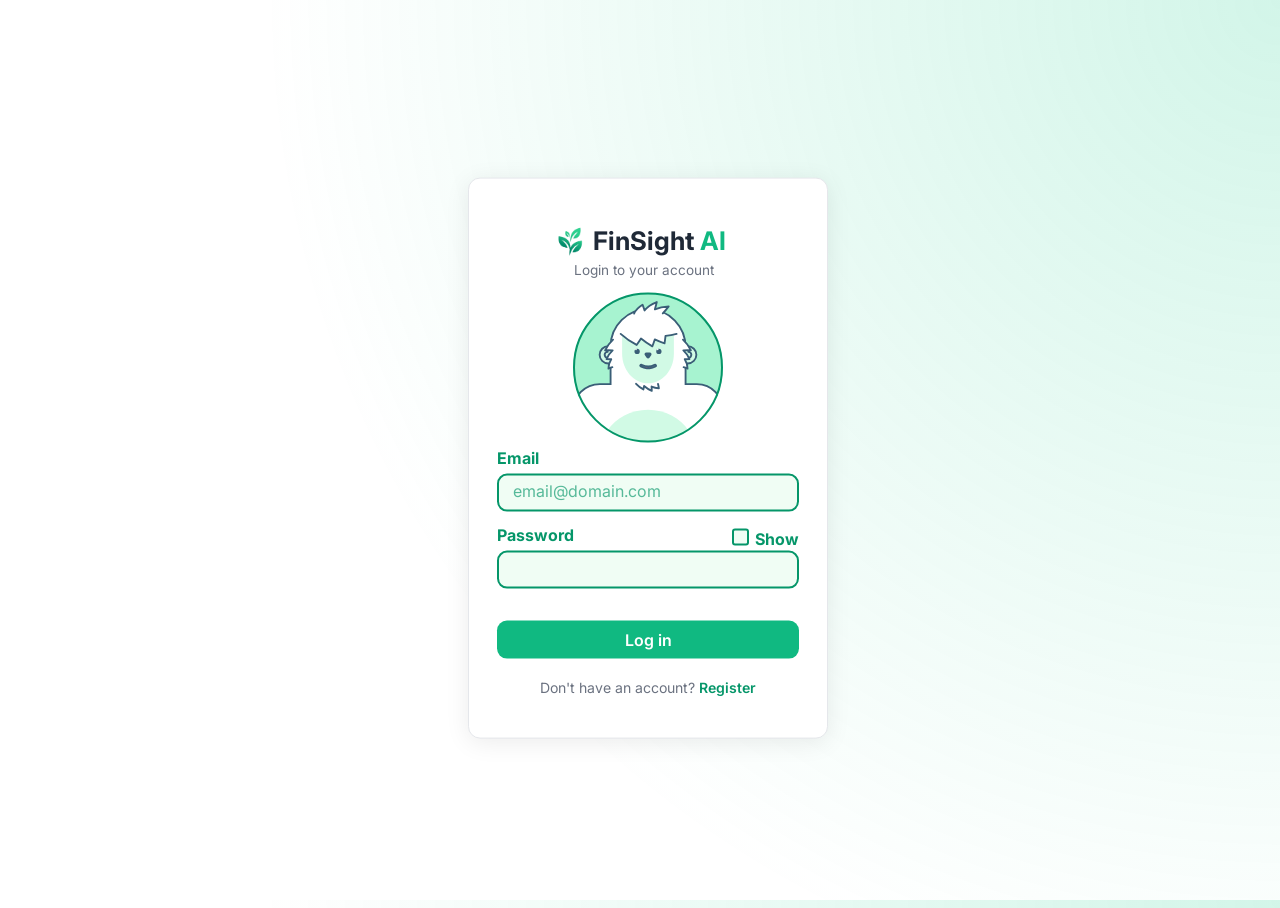
<file: frontend/login.html>
<!DOCTYPE html>
<html lang="en">
<head>
    <meta charset="UTF-8">
    <meta name="viewport" content="width=device-width, initial-scale=1.0">
    <title>Login | FinSight AI</title>
    <head>
    <link href="https://fonts.googleapis.com/css?family=Source+Sans+Pro:400,600,700" rel="stylesheet">
    <link href="https://fonts.googleapis.com/css2?family=Inter:wght@300;400;500;600;700;800;900&display=swap" rel="stylesheet"/>
    <meta name="viewport" content="width=device-width, initial-scale=1">
    <link rel="stylesheet" href="styles/login.css">
    <link rel="icon" type="image/png" sizes="32x32" href="assets/favicon-32x32.png">
    <link rel="icon" type="image/png" sizes="16x16" href="assets/favicon-16x16.png">
    <link rel="apple-touch-icon" href="assets/apple-touch-icon.png">
</head>
<body>
    <form>
    <div class="brand">
        <div class="brand-row">
            <img src="assets/logo4.png" class="logo" />

            <h1 class="app-name">
                <span class="main">FinSight</span>
                <span class="accent"> AI</span>
            </h1>
        </div>

        <p id="auth-subtitle" class="subtitle">
            Login to your account
        </p>
    </div>
  <div class="svgContainer">
    <div>
      <svg class="mySVG" xmlns="http://www.w3.org/2000/svg" xmlns:xlink="http://www.w3.org/1999/xlink" viewBox="0 0 200 200">
        <defs>
          <circle id="armMaskPath" cx="100" cy="100" r="100" />
        </defs>
        <clipPath id="armMask">
          <use xlink:href="#armMaskPath" overflow="visible" />
        </clipPath>
        <circle cx="100" cy="100" r="100" fill="#a7f3d0" />
        <g class="body">
          <path class="bodyBGchanged" style="display: none;" fill="#FFFFFF" d="M200,122h-35h-14.9V72c0-27.6-22.4-50-50-50s-50,22.4-50,50v50H35.8H0l0,91h200L200,122z" />
          <path class="bodyBGnormal" stroke="#3A5E77" stroke-width="2.5" stroke-linecap="round" stroke-linejoinn="round" fill="#FFFFFF" d="M200,158.5c0-20.2-14.8-36.5-35-36.5h-14.9V72.8c0-27.4-21.7-50.4-49.1-50.8c-28-0.5-50.9,22.1-50.9,50v50 H35.8C16,122,0,138,0,157.8L0,213h200L200,158.5z" />
          <path fill="#d1fae5" d="M100,156.4c-22.9,0-43,11.1-54.1,27.7c15.6,10,34.2,15.9,54.1,15.9s38.5-5.8,54.1-15.9 C143,167.5,122.9,156.4,100,156.4z" />
        </g>
        <g class="earL">
          <g class="outerEar" fill="#d1fae5" stroke="#3a5e77" stroke-width="2.5">
            <circle cx="47" cy="83" r="11.5" />
            <path d="M46.3 78.9c-2.3 0-4.1 1.9-4.1 4.1 0 2.3 1.9 4.1 4.1 4.1" stroke-linecap="round" stroke-linejoin="round" />
          </g>
          <g class="earHair">
            <rect x="51" y="64" fill="#FFFFFF" width="15" height="35" />
            <path d="M53.4 62.8C48.5 67.4 45 72.2 42.8 77c3.4-.1 6.8-.1 10.1.1-4 3.7-6.8 7.6-8.2 11.6 2.1 0 4.2 0 6.3.2-2.6 4.1-3.8 8.3-3.7 12.5 1.2-.7 3.4-1.4 5.2-1.9" fill="#fff" stroke="#3a5e77" stroke-width="2.5" stroke-linecap="round" stroke-linejoin="round" />
          </g>
        </g>
        <g class="earR">
          <g class="outerEar">
            <circle fill="#d1fae5" stroke="#3A5E77" stroke-width="2.5" cx="153" cy="83" r="11.5" />
            <path fill="#d1fae5" stroke="#3A5E77" stroke-width="2.5" stroke-linecap="round" stroke-linejoin="round" d="M153.7,78.9 c2.3,0,4.1,1.9,4.1,4.1c0,2.3-1.9,4.1-4.1,4.1" />
          </g>
          <g class="earHair">
            <rect x="134" y="64" fill="#FFFFFF" width="15" height="35" />
            <path fill="#FFFFFF" stroke="#3A5E77" stroke-width="2.5" stroke-linecap="round" stroke-linejoin="round" d="M146.6,62.8 c4.9,4.6,8.4,9.4,10.6,14.2c-3.4-0.1-6.8-0.1-10.1,0.1c4,3.7,6.8,7.6,8.2,11.6c-2.1,0-4.2,0-6.3,0.2c2.6,4.1,3.8,8.3,3.7,12.5 c-1.2-0.7-3.4-1.4-5.2-1.9" />
          </g>
        </g>
        <path class="chin" d="M84.1 121.6c2.7 2.9 6.1 5.4 9.8 7.5l.9-4.5c2.9 2.5 6.3 4.8 10.2 6.5 0-1.9-.1-3.9-.2-5.8 3 1.2 6.2 2 9.7 2.5-.3-2.1-.7-4.1-1.2-6.1" fill="none" stroke="#3a5e77" stroke-width="2.5" stroke-linecap="round" stroke-linejoin="round" />
        <path class="face" fill="#d1fae5" d="M134.5,46v35.5c0,21.815-15.446,39.5-34.5,39.5s-34.5-17.685-34.5-39.5V46" />
        <path class="hair" fill="#FFFFFF" stroke="#3A5E77" stroke-width="2.5" stroke-linecap="round" stroke-linejoin="round" d="M81.457,27.929 c1.755-4.084,5.51-8.262,11.253-11.77c0.979,2.565,1.883,5.14,2.712,7.723c3.162-4.265,8.626-8.27,16.272-11.235 c-0.737,3.293-1.588,6.573-2.554,9.837c4.857-2.116,11.049-3.64,18.428-4.156c-2.403,3.23-5.021,6.391-7.852,9.474" />
        <g class="eyebrow">
          <path fill="#FFFFFF" d="M138.142,55.064c-4.93,1.259-9.874,2.118-14.787,2.599c-0.336,3.341-0.776,6.689-1.322,10.037 c-4.569-1.465-8.909-3.222-12.996-5.226c-0.98,3.075-2.07,6.137-3.267,9.179c-5.514-3.067-10.559-6.545-15.097-10.329 c-1.806,2.889-3.745,5.73-5.816,8.515c-7.916-4.124-15.053-9.114-21.296-14.738l1.107-11.768h73.475V55.064z" />
          <path fill="#FFFFFF" stroke="#3A5E77" stroke-width="2.5" stroke-linecap="round" stroke-linejoin="round" d="M63.56,55.102 c6.243,5.624,13.38,10.614,21.296,14.738c2.071-2.785,4.01-5.626,5.816-8.515c4.537,3.785,9.583,7.263,15.097,10.329 c1.197-3.043,2.287-6.104,3.267-9.179c4.087,2.004,8.427,3.761,12.996,5.226c0.545-3.348,0.986-6.696,1.322-10.037 c4.913-0.481,9.857-1.34,14.787-2.599" />
        </g>
        <g class="eyeL">
          <circle cx="85.5" cy="78.5" r="3.5" fill="#3a5e77" />
          <circle cx="84" cy="76" r="1" fill="#fff" />
        </g>
        <g class="eyeR">
          <circle cx="114.5" cy="78.5" r="3.5" fill="#3a5e77" />
          <circle cx="113" cy="76" r="1" fill="#fff" />
        </g>
        <g class="mouth">
          <path class="mouthBG" fill="#617E92" d="M100.2,101c-0.4,0-1.4,0-1.8,0c-2.7-0.3-5.3-1.1-8-2.5c-0.7-0.3-0.9-1.2-0.6-1.8 c0.2-0.5,0.7-0.7,1.2-0.7c0.2,0,0.5,0.1,0.6,0.2c3,1.5,5.8,2.3,8.6,2.3s5.7-0.7,8.6-2.3c0.2-0.1,0.4-0.2,0.6-0.2 c0.5,0,1,0.3,1.2,0.7c0.4,0.7,0.1,1.5-0.6,1.9c-2.6,1.4-5.3,2.2-7.9,2.5C101.7,101,100.5,101,100.2,101z" />
          <path style="display: none;" class="mouthSmallBG" fill="#617E92" d="M100.2,101c-0.4,0-1.4,0-1.8,0c-2.7-0.3-5.3-1.1-8-2.5c-0.7-0.3-0.9-1.2-0.6-1.8 c0.2-0.5,0.7-0.7,1.2-0.7c0.2,0,0.5,0.1,0.6,0.2c3,1.5,5.8,2.3,8.6,2.3s5.7-0.7,8.6-2.3c0.2-0.1,0.4-0.2,0.6-0.2 c0.5,0,1,0.3,1.2,0.7c0.4,0.7,0.1,1.5-0.6,1.9c-2.6,1.4-5.3,2.2-7.9,2.5C101.7,101,100.5,101,100.2,101z" />
          <path style="display: none;" class="mouthMediumBG" d="M95,104.2c-4.5,0-8.2-3.7-8.2-8.2v-2c0-1.2,1-2.2,2.2-2.2h22c1.2,0,2.2,1,2.2,2.2v2 c0,4.5-3.7,8.2-8.2,8.2H95z" />
          <path style="display: none;" class="mouthLargeBG" d="M100 110.2c-9 0-16.2-7.3-16.2-16.2 0-2.3 1.9-4.2 4.2-4.2h24c2.3 0 4.2 1.9 4.2 4.2 0 9-7.2 16.2-16.2 16.2z" fill="#617e92" stroke="#3a5e77" stroke-linejoin="round" stroke-width="2.5" />
          <defs>
            <path id="mouthMaskPath" d="M100.2,101c-0.4,0-1.4,0-1.8,0c-2.7-0.3-5.3-1.1-8-2.5c-0.7-0.3-0.9-1.2-0.6-1.8 c0.2-0.5,0.7-0.7,1.2-0.7c0.2,0,0.5,0.1,0.6,0.2c3,1.5,5.8,2.3,8.6,2.3s5.7-0.7,8.6-2.3c0.2-0.1,0.4-0.2,0.6-0.2 c0.5,0,1,0.3,1.2,0.7c0.4,0.7,0.1,1.5-0.6,1.9c-2.6,1.4-5.3,2.2-7.9,2.5C101.7,101,100.5,101,100.2,101z" />
          </defs>
          <clipPath id="mouthMask">
            <use xlink:href="#mouthMaskPath" overflow="visible" />
          </clipPath>
          <g clip-path="url(#mouthMask)">
            <g class="tongue">
              <circle cx="100" cy="107" r="8" fill="#cc4a6c" />
              <ellipse class="tongueHighlight" cx="100" cy="100.5" rx="3" ry="1.5" opacity=".1" fill="#fff" />
            </g>
          </g>
          <path clip-path="url(#mouthMask)" class="tooth" style="fill:#FFFFFF;" d="M106,97h-4c-1.1,0-2-0.9-2-2v-2h8v2C108,96.1,107.1,97,106,97z" />
          <path class="mouthOutline" fill="none" stroke="#3A5E77" stroke-width="2.5" stroke-linejoin="round" d="M100.2,101c-0.4,0-1.4,0-1.8,0c-2.7-0.3-5.3-1.1-8-2.5c-0.7-0.3-0.9-1.2-0.6-1.8 c0.2-0.5,0.7-0.7,1.2-0.7c0.2,0,0.5,0.1,0.6,0.2c3,1.5,5.8,2.3,8.6,2.3s5.7-0.7,8.6-2.3c0.2-0.1,0.4-0.2,0.6-0.2 c0.5,0,1,0.3,1.2,0.7c0.4,0.7,0.1,1.5-0.6,1.9c-2.6,1.4-5.3,2.2-7.9,2.5C101.7,101,100.5,101,100.2,101z" />
        </g>
        <path class="nose" d="M97.7 79.9h4.7c1.9 0 3 2.2 1.9 3.7l-2.3 3.3c-.9 1.3-2.9 1.3-3.8 0l-2.3-3.3c-1.3-1.6-.2-3.7 1.8-3.7z" fill="#3a5e77" />
        <g class="arms" clip-path="url(#armMask)">
          <g class="armL" style="visibility: hidden;">
            <polygon fill="#d1fae5" stroke="#3A5E77" stroke-width="2.5" stroke-linecap="round" stroke-linejoin="round" stroke-miterlimit="10" points="121.3,98.4 111,59.7 149.8,49.3 169.8,85.4" />
            <path fill="#d1fae5" stroke="#3A5E77" stroke-width="2.5" stroke-linecap="round" stroke-linejoin="round" stroke-miterlimit="10" d="M134.4,53.5l19.3-5.2c2.7-0.7,5.4,0.9,6.1,3.5v0c0.7,2.7-0.9,5.4-3.5,6.1l-10.3,2.8" />
            <path fill="#d1fae5" stroke="#3A5E77" stroke-width="2.5" stroke-linecap="round" stroke-linejoin="round" stroke-miterlimit="10" d="M150.9,59.4l26-7c2.7-0.7,5.4,0.9,6.1,3.5v0c0.7,2.7-0.9,5.4-3.5,6.1l-21.3,5.7" />

            <g class="twoFingers">
              <path fill="#d1fae5" stroke="#3A5E77" stroke-width="2.5" stroke-linecap="round" stroke-linejoin="round" stroke-miterlimit="10" d="M158.3,67.8l23.1-6.2c2.7-0.7,5.4,0.9,6.1,3.5v0c0.7,2.7-0.9,5.4-3.5,6.1l-23.1,6.2" />
              <path fill="#a7f3d0" d="M180.1,65l2.2-0.6c1.1-0.3,2.2,0.3,2.4,1.4v0c0.3,1.1-0.3,2.2-1.4,2.4l-2.2,0.6L180.1,65z" />
              <path fill="#d1fae5" stroke="#3A5E77" stroke-width="2.5" stroke-linecap="round" stroke-linejoin="round" stroke-miterlimit="10" d="M160.8,77.5l19.4-5.2c2.7-0.7,5.4,0.9,6.1,3.5v0c0.7,2.7-0.9,5.4-3.5,6.1l-18.3,4.9" />
              <path fill="#a7f3d0" d="M178.8,75.7l2.2-0.6c1.1-0.3,2.2,0.3,2.4,1.4v0c0.3,1.1-0.3,2.2-1.4,2.4l-2.2,0.6L178.8,75.7z" />
            </g>
            <path fill="#a7f3d0" d="M175.5,55.9l2.2-0.6c1.1-0.3,2.2,0.3,2.4,1.4v0c0.3,1.1-0.3,2.2-1.4,2.4l-2.2,0.6L175.5,55.9z" />
            <path fill="#a7f3d0" d="M152.1,50.4l2.2-0.6c1.1-0.3,2.2,0.3,2.4,1.4v0c0.3,1.1-0.3,2.2-1.4,2.4l-2.2,0.6L152.1,50.4z" />
            <path fill="#FFFFFF" stroke="#3A5E77" stroke-width="2.5" stroke-linecap="round" stroke-linejoin="round" d="M123.5,97.8 c-41.4,14.9-84.1,30.7-108.2,35.5L1.2,81c33.5-9.9,71.9-16.5,111.9-21.8" />
            <path fill="#FFFFFF" stroke="#3A5E77" stroke-width="2.5" stroke-linecap="round" stroke-linejoin="round" d="M108.5,60.4 c7.7-5.3,14.3-8.4,22.8-13.2c-2.4,5.3-4.7,10.3-6.7,15.1c4.3,0.3,8.4,0.7,12.3,1.3c-4.2,5-8.1,9.6-11.5,13.9 c3.1,1.1,6,2.4,8.7,3.8c-1.4,2.9-2.7,5.8-3.9,8.5c2.5,3.5,4.6,7.2,6.3,11c-4.9-0.8-9-0.7-16.2-2.7" />
            <path fill="#FFFFFF" stroke="#3A5E77" stroke-width="2.5" stroke-linecap="round" stroke-linejoin="round" d="M94.5,103.8 c-0.6,4-3.8,8.9-9.4,14.7c-2.6-1.8-5-3.7-7.2-5.7c-2.5,4.1-6.6,8.8-12.2,14c-1.9-2.2-3.4-4.5-4.5-6.9c-4.4,3.3-9.5,6.9-15.4,10.8 c-0.2-3.4,0.1-7.1,1.1-10.9" />
            <path fill="#FFFFFF" stroke="#3A5E77" stroke-width="2.5" stroke-linecap="round" stroke-linejoin="round" d="M97.5,63.9 c-1.7-2.4-5.9-4.1-12.4-5.2c-0.9,2.2-1.8,4.3-2.5,6.5c-3.8-1.8-9.4-3.1-17-3.8c0.5,2.3,1.2,4.5,1.9,6.8c-5-0.6-11.2-0.9-18.4-1 c2,2.9,0.9,3.5,3.9,6.2" />
          </g>
          <g class="armR" style="visibility: hidden;">
            <path fill="#d1fae5" stroke="#3a5e77" stroke-linecap="round" stroke-linejoin="round" stroke-miterlimit="10" stroke-width="2.5" d="M265.4 97.3l10.4-38.6-38.9-10.5-20 36.1z" />
            <path fill="#d1fae5" stroke="#3a5e77" stroke-linecap="round" stroke-linejoin="round" stroke-miterlimit="10" stroke-width="2.5" d="M252.4 52.4L233 47.2c-2.7-.7-5.4.9-6.1 3.5-.7 2.7.9 5.4 3.5 6.1l10.3 2.8M226 76.4l-19.4-5.2c-2.7-.7-5.4.9-6.1 3.5-.7 2.7.9 5.4 3.5 6.1l18.3 4.9M228.4 66.7l-23.1-6.2c-2.7-.7-5.4.9-6.1 3.5-.7 2.7.9 5.4 3.5 6.1l23.1 6.2M235.8 58.3l-26-7c-2.7-.7-5.4.9-6.1 3.5-.7 2.7.9 5.4 3.5 6.1l21.3 5.7" />
            <path fill="#a7f3d0" d="M207.9 74.7l-2.2-.6c-1.1-.3-2.2.3-2.4 1.4-.3 1.1.3 2.2 1.4 2.4l2.2.6 1-3.8zM206.7 64l-2.2-.6c-1.1-.3-2.2.3-2.4 1.4-.3 1.1.3 2.2 1.4 2.4l2.2.6 1-3.8zM211.2 54.8l-2.2-.6c-1.1-.3-2.2.3-2.4 1.4-.3 1.1.3 2.2 1.4 2.4l2.2.6 1-3.8zM234.6 49.4l-2.2-.6c-1.1-.3-2.2.3-2.4 1.4-.3 1.1.3 2.2 1.4 2.4l2.2.6 1-3.8z" />
            <path fill="#fff" stroke="#3a5e77" stroke-linecap="round" stroke-linejoin="round" stroke-width="2.5" d="M263.3 96.7c41.4 14.9 84.1 30.7 108.2 35.5l14-52.3C352 70 313.6 63.5 273.6 58.1" />
            <path fill="#fff" stroke="#3a5e77" stroke-linecap="round" stroke-linejoin="round" stroke-width="2.5" d="M278.2 59.3l-18.6-10 2.5 11.9-10.7 6.5 9.9 8.7-13.9 6.4 9.1 5.9-13.2 9.2 23.1-.9M284.5 100.1c-.4 4 1.8 8.9 6.7 14.8 3.5-1.8 6.7-3.6 9.7-5.5 1.8 4.2 5.1 8.9 10.1 14.1 2.7-2.1 5.1-4.4 7.1-6.8 4.1 3.4 9 7 14.7 11 1.2-3.4 1.8-7 1.7-10.9M314 66.7s5.4-5.7 12.6-7.4c1.7 2.9 3.3 5.7 4.9 8.6 3.8-2.5 9.8-4.4 18.2-5.7.1 3.1.1 6.1 0 9.2 5.5-1 12.5-1.6 20.8-1.9-1.4 3.9-2.5 8.4-2.5 8.4" />
          </g>
        </g>

      </svg>
    </div>
  </div>

  <div class="inputGroup inputGroup1">
    <label for="loginEmail" id="loginEmailLabel">Email</label>
    <input type="email" id="loginEmail" maxlength="254" />
    <p class="helper helper1">email@domain.com</p>
  </div>
  <div class="inputGroup inputGroup2">
    <label for="loginPassword" id="loginPasswordLabel">Password</label>
    <input type="password" id="loginPassword" />
    <label id="showPasswordToggle" for="showPasswordCheck">Show
      <input id="showPasswordCheck" type="checkbox" />
      <div class="indicator"></div>
    </label>
  </div>
  <div class="inputGroup inputGroup3">
    <button id="login">Log in</button>
  </div>
  <div style="text-align: center; margin-top: 1.25em;">
    <p style="font-size: 0.88rem; color: #6b7280; font-family: 'Inter', sans-serif;">
        Don't have an account? 
        <a href="register.html" style="color: #059669; font-weight: 600; text-decoration: none;">
            Register
        </a>
    </p>
  </div>
</form>
<script>
    document.querySelector("#login").addEventListener("click", async function(e) {
        e.preventDefault();

        var email = document.querySelector("#loginEmail").value;
        var password = document.querySelector("#loginPassword").value;

        if (!email || !password) {
            alert("Please fill in all fields!");
            return;
        }

        try {
            var response = await fetch("https://spendwise-ai-mn0e.onrender.com/api/auth/login", {
                method: "POST",
                headers: {
                    "Content-Type": "application/json"
                },
                body: JSON.stringify({ email, password })
            });

            var data = await response.json();

            if (response.ok) {
                // save token and user info
                localStorage.setItem("access_token", data.access_token);
                localStorage.setItem("user_name", data.name);
                localStorage.setItem("user_email", data.email);

                // redirect to dashboard
                window.location.href = "dashboard.html";
            } else {
                alert(data.error || "Login failed!");
            }

        } catch (err) {
            alert("Could not connect to server. Is Flask running?");
        }
    });
</script>

<script src="https://cdn.jsdelivr.net/npm/gsap@3/dist/gsap.min.js"></script>

<script src="script/login.js"></script>
</body>
</html>
</file>
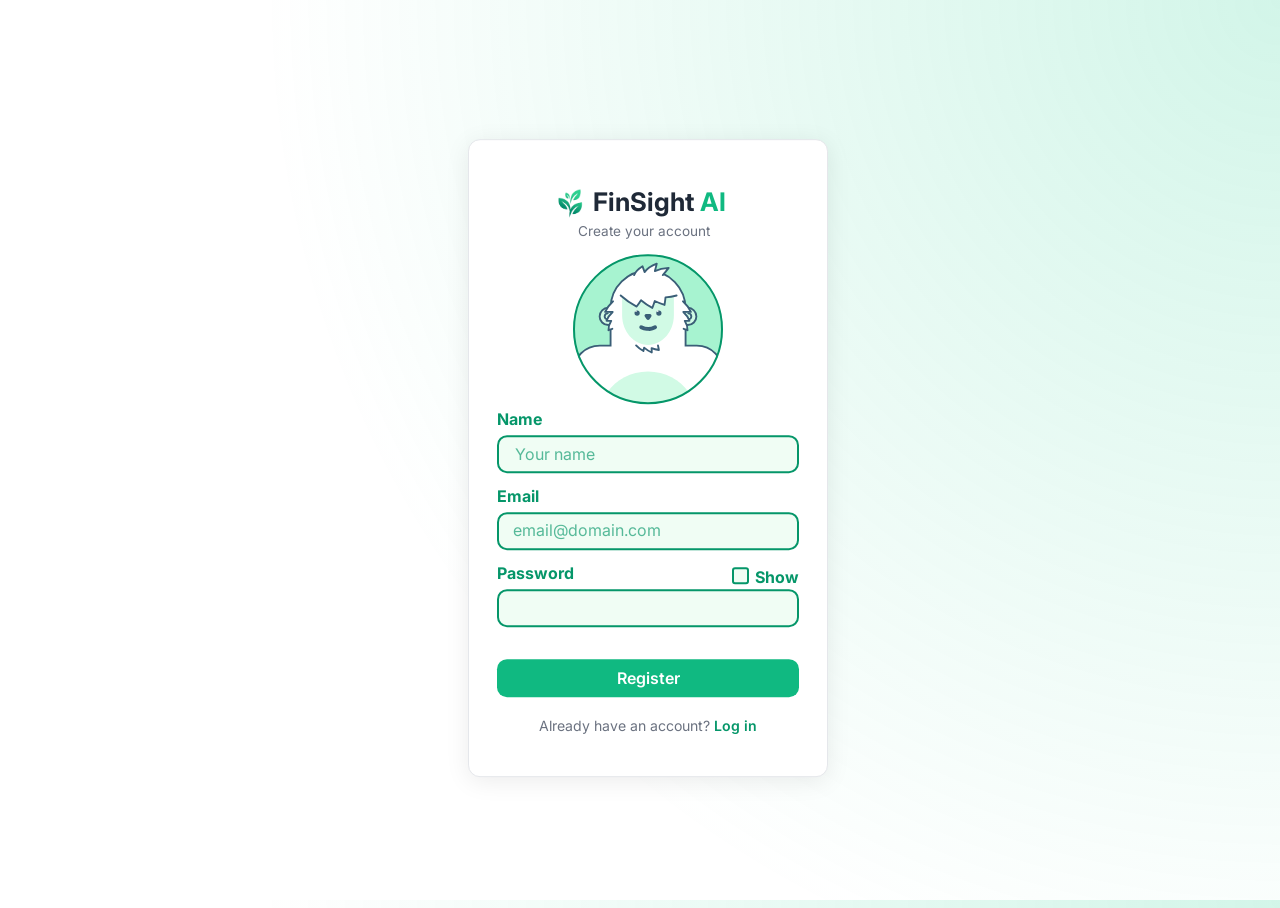
<file: frontend/register.html>
<!DOCTYPE html>
<html lang="en">
<head>
    <meta charset="UTF-8">
    <meta name="viewport" content="width=device-width, initial-scale=1.0">
    <title>Register | FinSight AI</title>
    <head>
    <link href="https://fonts.googleapis.com/css?family=Source+Sans+Pro:400,600,700" rel="stylesheet">
    <link href="https://fonts.googleapis.com/css2?family=Inter:wght@300;400;500;600;700;800;900&display=swap" rel="stylesheet"/>
    <meta name="viewport" content="width=device-width, initial-scale=1">
    <link rel="stylesheet" href="styles/register.css">
    <link rel="icon" type="image/png" sizes="32x32" href="assets/favicon-32x32.png">
    <link rel="icon" type="image/png" sizes="16x16" href="assets/favicon-16x16.png">
    <link rel="apple-touch-icon" href="assets/apple-touch-icon.png">
</head>
<body>
    <form>
    <div class="brand">
        <div class="brand-row">
            <img src="assets/logo4.png" class="logo" />

            <h1 class="app-name">
                <span class="main">FinSight</span>
                <span class="accent"> AI</span>
            </h1>
        </div>

        <p id="auth-subtitle" class="subtitle">
            Create your account
        </p>
    </div>
  <div class="svgContainer">
    <div>
      <svg class="mySVG" xmlns="http://www.w3.org/2000/svg" xmlns:xlink="http://www.w3.org/1999/xlink" viewBox="0 0 200 200">
        <defs>
          <circle id="armMaskPath" cx="100" cy="100" r="100" />
        </defs>
        <clipPath id="armMask">
          <use xlink:href="#armMaskPath" overflow="visible" />
        </clipPath>
        <circle cx="100" cy="100" r="100" fill="#a7f3d0" />
        <g class="body">
          <path class="bodyBGchanged" style="display: none;" fill="#FFFFFF" d="M200,122h-35h-14.9V72c0-27.6-22.4-50-50-50s-50,22.4-50,50v50H35.8H0l0,91h200L200,122z" />
          <path class="bodyBGnormal" stroke="#3A5E77" stroke-width="2.5" stroke-linecap="round" stroke-linejoinn="round" fill="#FFFFFF" d="M200,158.5c0-20.2-14.8-36.5-35-36.5h-14.9V72.8c0-27.4-21.7-50.4-49.1-50.8c-28-0.5-50.9,22.1-50.9,50v50 H35.8C16,122,0,138,0,157.8L0,213h200L200,158.5z" />
          <path fill="#d1fae5" d="M100,156.4c-22.9,0-43,11.1-54.1,27.7c15.6,10,34.2,15.9,54.1,15.9s38.5-5.8,54.1-15.9 C143,167.5,122.9,156.4,100,156.4z" />
        </g>
        <g class="earL">
          <g class="outerEar" fill="#d1fae5" stroke="#3a5e77" stroke-width="2.5">
            <circle cx="47" cy="83" r="11.5" />
            <path d="M46.3 78.9c-2.3 0-4.1 1.9-4.1 4.1 0 2.3 1.9 4.1 4.1 4.1" stroke-linecap="round" stroke-linejoin="round" />
          </g>
          <g class="earHair">
            <rect x="51" y="64" fill="#FFFFFF" width="15" height="35" />
            <path d="M53.4 62.8C48.5 67.4 45 72.2 42.8 77c3.4-.1 6.8-.1 10.1.1-4 3.7-6.8 7.6-8.2 11.6 2.1 0 4.2 0 6.3.2-2.6 4.1-3.8 8.3-3.7 12.5 1.2-.7 3.4-1.4 5.2-1.9" fill="#fff" stroke="#3a5e77" stroke-width="2.5" stroke-linecap="round" stroke-linejoin="round" />
          </g>
        </g>
        <g class="earR">
          <g class="outerEar">
            <circle fill="#d1fae5" stroke="#3A5E77" stroke-width="2.5" cx="153" cy="83" r="11.5" />
            <path fill="#d1fae5" stroke="#3A5E77" stroke-width="2.5" stroke-linecap="round" stroke-linejoin="round" d="M153.7,78.9 c2.3,0,4.1,1.9,4.1,4.1c0,2.3-1.9,4.1-4.1,4.1" />
          </g>
          <g class="earHair">
            <rect x="134" y="64" fill="#FFFFFF" width="15" height="35" />
            <path fill="#FFFFFF" stroke="#3A5E77" stroke-width="2.5" stroke-linecap="round" stroke-linejoin="round" d="M146.6,62.8 c4.9,4.6,8.4,9.4,10.6,14.2c-3.4-0.1-6.8-0.1-10.1,0.1c4,3.7,6.8,7.6,8.2,11.6c-2.1,0-4.2,0-6.3,0.2c2.6,4.1,3.8,8.3,3.7,12.5 c-1.2-0.7-3.4-1.4-5.2-1.9" />
          </g>
        </g>
        <path class="chin" d="M84.1 121.6c2.7 2.9 6.1 5.4 9.8 7.5l.9-4.5c2.9 2.5 6.3 4.8 10.2 6.5 0-1.9-.1-3.9-.2-5.8 3 1.2 6.2 2 9.7 2.5-.3-2.1-.7-4.1-1.2-6.1" fill="none" stroke="#3a5e77" stroke-width="2.5" stroke-linecap="round" stroke-linejoin="round" />
        <path class="face" fill="#d1fae5" d="M134.5,46v35.5c0,21.815-15.446,39.5-34.5,39.5s-34.5-17.685-34.5-39.5V46" />
        <path class="hair" fill="#FFFFFF" stroke="#3A5E77" stroke-width="2.5" stroke-linecap="round" stroke-linejoin="round" d="M81.457,27.929 c1.755-4.084,5.51-8.262,11.253-11.77c0.979,2.565,1.883,5.14,2.712,7.723c3.162-4.265,8.626-8.27,16.272-11.235 c-0.737,3.293-1.588,6.573-2.554,9.837c4.857-2.116,11.049-3.64,18.428-4.156c-2.403,3.23-5.021,6.391-7.852,9.474" />
        <g class="eyebrow">
          <path fill="#FFFFFF" d="M138.142,55.064c-4.93,1.259-9.874,2.118-14.787,2.599c-0.336,3.341-0.776,6.689-1.322,10.037 c-4.569-1.465-8.909-3.222-12.996-5.226c-0.98,3.075-2.07,6.137-3.267,9.179c-5.514-3.067-10.559-6.545-15.097-10.329 c-1.806,2.889-3.745,5.73-5.816,8.515c-7.916-4.124-15.053-9.114-21.296-14.738l1.107-11.768h73.475V55.064z" />
          <path fill="#FFFFFF" stroke="#3A5E77" stroke-width="2.5" stroke-linecap="round" stroke-linejoin="round" d="M63.56,55.102 c6.243,5.624,13.38,10.614,21.296,14.738c2.071-2.785,4.01-5.626,5.816-8.515c4.537,3.785,9.583,7.263,15.097,10.329 c1.197-3.043,2.287-6.104,3.267-9.179c4.087,2.004,8.427,3.761,12.996,5.226c0.545-3.348,0.986-6.696,1.322-10.037 c4.913-0.481,9.857-1.34,14.787-2.599" />
        </g>
        <g class="eyeL">
          <circle cx="85.5" cy="78.5" r="3.5" fill="#3a5e77" />
          <circle cx="84" cy="76" r="1" fill="#fff" />
        </g>
        <g class="eyeR">
          <circle cx="114.5" cy="78.5" r="3.5" fill="#3a5e77" />
          <circle cx="113" cy="76" r="1" fill="#fff" />
        </g>
        <g class="mouth">
          <path class="mouthBG" fill="#617E92" d="M100.2,101c-0.4,0-1.4,0-1.8,0c-2.7-0.3-5.3-1.1-8-2.5c-0.7-0.3-0.9-1.2-0.6-1.8 c0.2-0.5,0.7-0.7,1.2-0.7c0.2,0,0.5,0.1,0.6,0.2c3,1.5,5.8,2.3,8.6,2.3s5.7-0.7,8.6-2.3c0.2-0.1,0.4-0.2,0.6-0.2 c0.5,0,1,0.3,1.2,0.7c0.4,0.7,0.1,1.5-0.6,1.9c-2.6,1.4-5.3,2.2-7.9,2.5C101.7,101,100.5,101,100.2,101z" />
          <path style="display: none;" class="mouthSmallBG" fill="#617E92" d="M100.2,101c-0.4,0-1.4,0-1.8,0c-2.7-0.3-5.3-1.1-8-2.5c-0.7-0.3-0.9-1.2-0.6-1.8 c0.2-0.5,0.7-0.7,1.2-0.7c0.2,0,0.5,0.1,0.6,0.2c3,1.5,5.8,2.3,8.6,2.3s5.7-0.7,8.6-2.3c0.2-0.1,0.4-0.2,0.6-0.2 c0.5,0,1,0.3,1.2,0.7c0.4,0.7,0.1,1.5-0.6,1.9c-2.6,1.4-5.3,2.2-7.9,2.5C101.7,101,100.5,101,100.2,101z" />
          <path style="display: none;" class="mouthMediumBG" d="M95,104.2c-4.5,0-8.2-3.7-8.2-8.2v-2c0-1.2,1-2.2,2.2-2.2h22c1.2,0,2.2,1,2.2,2.2v2 c0,4.5-3.7,8.2-8.2,8.2H95z" />
          <path style="display: none;" class="mouthLargeBG" d="M100 110.2c-9 0-16.2-7.3-16.2-16.2 0-2.3 1.9-4.2 4.2-4.2h24c2.3 0 4.2 1.9 4.2 4.2 0 9-7.2 16.2-16.2 16.2z" fill="#617e92" stroke="#3a5e77" stroke-linejoin="round" stroke-width="2.5" />
          <defs>
            <path id="mouthMaskPath" d="M100.2,101c-0.4,0-1.4,0-1.8,0c-2.7-0.3-5.3-1.1-8-2.5c-0.7-0.3-0.9-1.2-0.6-1.8 c0.2-0.5,0.7-0.7,1.2-0.7c0.2,0,0.5,0.1,0.6,0.2c3,1.5,5.8,2.3,8.6,2.3s5.7-0.7,8.6-2.3c0.2-0.1,0.4-0.2,0.6-0.2 c0.5,0,1,0.3,1.2,0.7c0.4,0.7,0.1,1.5-0.6,1.9c-2.6,1.4-5.3,2.2-7.9,2.5C101.7,101,100.5,101,100.2,101z" />
          </defs>
          <clipPath id="mouthMask">
            <use xlink:href="#mouthMaskPath" overflow="visible" />
          </clipPath>
          <g clip-path="url(#mouthMask)">
            <g class="tongue">
              <circle cx="100" cy="107" r="8" fill="#cc4a6c" />
              <ellipse class="tongueHighlight" cx="100" cy="100.5" rx="3" ry="1.5" opacity=".1" fill="#fff" />
            </g>
          </g>
          <path clip-path="url(#mouthMask)" class="tooth" style="fill:#FFFFFF;" d="M106,97h-4c-1.1,0-2-0.9-2-2v-2h8v2C108,96.1,107.1,97,106,97z" />
          <path class="mouthOutline" fill="none" stroke="#3A5E77" stroke-width="2.5" stroke-linejoin="round" d="M100.2,101c-0.4,0-1.4,0-1.8,0c-2.7-0.3-5.3-1.1-8-2.5c-0.7-0.3-0.9-1.2-0.6-1.8 c0.2-0.5,0.7-0.7,1.2-0.7c0.2,0,0.5,0.1,0.6,0.2c3,1.5,5.8,2.3,8.6,2.3s5.7-0.7,8.6-2.3c0.2-0.1,0.4-0.2,0.6-0.2 c0.5,0,1,0.3,1.2,0.7c0.4,0.7,0.1,1.5-0.6,1.9c-2.6,1.4-5.3,2.2-7.9,2.5C101.7,101,100.5,101,100.2,101z" />
        </g>
        <path class="nose" d="M97.7 79.9h4.7c1.9 0 3 2.2 1.9 3.7l-2.3 3.3c-.9 1.3-2.9 1.3-3.8 0l-2.3-3.3c-1.3-1.6-.2-3.7 1.8-3.7z" fill="#3a5e77" />
        <g class="arms" clip-path="url(#armMask)">
          <g class="armL" style="visibility: hidden;">
            <polygon fill="#d1fae5" stroke="#3A5E77" stroke-width="2.5" stroke-linecap="round" stroke-linejoin="round" stroke-miterlimit="10" points="121.3,98.4 111,59.7 149.8,49.3 169.8,85.4" />
            <path fill="#d1fae5" stroke="#3A5E77" stroke-width="2.5" stroke-linecap="round" stroke-linejoin="round" stroke-miterlimit="10" d="M134.4,53.5l19.3-5.2c2.7-0.7,5.4,0.9,6.1,3.5v0c0.7,2.7-0.9,5.4-3.5,6.1l-10.3,2.8" />
            <path fill="#d1fae5" stroke="#3A5E77" stroke-width="2.5" stroke-linecap="round" stroke-linejoin="round" stroke-miterlimit="10" d="M150.9,59.4l26-7c2.7-0.7,5.4,0.9,6.1,3.5v0c0.7,2.7-0.9,5.4-3.5,6.1l-21.3,5.7" />

            <g class="twoFingers">
              <path fill="#d1fae5" stroke="#3A5E77" stroke-width="2.5" stroke-linecap="round" stroke-linejoin="round" stroke-miterlimit="10" d="M158.3,67.8l23.1-6.2c2.7-0.7,5.4,0.9,6.1,3.5v0c0.7,2.7-0.9,5.4-3.5,6.1l-23.1,6.2" />
              <path fill="#a7f3d0" d="M180.1,65l2.2-0.6c1.1-0.3,2.2,0.3,2.4,1.4v0c0.3,1.1-0.3,2.2-1.4,2.4l-2.2,0.6L180.1,65z" />
              <path fill="#d1fae5" stroke="#3A5E77" stroke-width="2.5" stroke-linecap="round" stroke-linejoin="round" stroke-miterlimit="10" d="M160.8,77.5l19.4-5.2c2.7-0.7,5.4,0.9,6.1,3.5v0c0.7,2.7-0.9,5.4-3.5,6.1l-18.3,4.9" />
              <path fill="#a7f3d0" d="M178.8,75.7l2.2-0.6c1.1-0.3,2.2,0.3,2.4,1.4v0c0.3,1.1-0.3,2.2-1.4,2.4l-2.2,0.6L178.8,75.7z" />
            </g>
            <path fill="#a7f3d0" d="M175.5,55.9l2.2-0.6c1.1-0.3,2.2,0.3,2.4,1.4v0c0.3,1.1-0.3,2.2-1.4,2.4l-2.2,0.6L175.5,55.9z" />
            <path fill="#a7f3d0" d="M152.1,50.4l2.2-0.6c1.1-0.3,2.2,0.3,2.4,1.4v0c0.3,1.1-0.3,2.2-1.4,2.4l-2.2,0.6L152.1,50.4z" />
            <path fill="#FFFFFF" stroke="#3A5E77" stroke-width="2.5" stroke-linecap="round" stroke-linejoin="round" d="M123.5,97.8 c-41.4,14.9-84.1,30.7-108.2,35.5L1.2,81c33.5-9.9,71.9-16.5,111.9-21.8" />
            <path fill="#FFFFFF" stroke="#3A5E77" stroke-width="2.5" stroke-linecap="round" stroke-linejoin="round" d="M108.5,60.4 c7.7-5.3,14.3-8.4,22.8-13.2c-2.4,5.3-4.7,10.3-6.7,15.1c4.3,0.3,8.4,0.7,12.3,1.3c-4.2,5-8.1,9.6-11.5,13.9 c3.1,1.1,6,2.4,8.7,3.8c-1.4,2.9-2.7,5.8-3.9,8.5c2.5,3.5,4.6,7.2,6.3,11c-4.9-0.8-9-0.7-16.2-2.7" />
            <path fill="#FFFFFF" stroke="#3A5E77" stroke-width="2.5" stroke-linecap="round" stroke-linejoin="round" d="M94.5,103.8 c-0.6,4-3.8,8.9-9.4,14.7c-2.6-1.8-5-3.7-7.2-5.7c-2.5,4.1-6.6,8.8-12.2,14c-1.9-2.2-3.4-4.5-4.5-6.9c-4.4,3.3-9.5,6.9-15.4,10.8 c-0.2-3.4,0.1-7.1,1.1-10.9" />
            <path fill="#FFFFFF" stroke="#3A5E77" stroke-width="2.5" stroke-linecap="round" stroke-linejoin="round" d="M97.5,63.9 c-1.7-2.4-5.9-4.1-12.4-5.2c-0.9,2.2-1.8,4.3-2.5,6.5c-3.8-1.8-9.4-3.1-17-3.8c0.5,2.3,1.2,4.5,1.9,6.8c-5-0.6-11.2-0.9-18.4-1 c2,2.9,0.9,3.5,3.9,6.2" />
          </g>
          <g class="armR" style="visibility: hidden;">
            <path fill="#d1fae5" stroke="#3a5e77" stroke-linecap="round" stroke-linejoin="round" stroke-miterlimit="10" stroke-width="2.5" d="M265.4 97.3l10.4-38.6-38.9-10.5-20 36.1z" />
            <path fill="#d1fae5" stroke="#3a5e77" stroke-linecap="round" stroke-linejoin="round" stroke-miterlimit="10" stroke-width="2.5" d="M252.4 52.4L233 47.2c-2.7-.7-5.4.9-6.1 3.5-.7 2.7.9 5.4 3.5 6.1l10.3 2.8M226 76.4l-19.4-5.2c-2.7-.7-5.4.9-6.1 3.5-.7 2.7.9 5.4 3.5 6.1l18.3 4.9M228.4 66.7l-23.1-6.2c-2.7-.7-5.4.9-6.1 3.5-.7 2.7.9 5.4 3.5 6.1l23.1 6.2M235.8 58.3l-26-7c-2.7-.7-5.4.9-6.1 3.5-.7 2.7.9 5.4 3.5 6.1l21.3 5.7" />
            <path fill="#a7f3d0" d="M207.9 74.7l-2.2-.6c-1.1-.3-2.2.3-2.4 1.4-.3 1.1.3 2.2 1.4 2.4l2.2.6 1-3.8zM206.7 64l-2.2-.6c-1.1-.3-2.2.3-2.4 1.4-.3 1.1.3 2.2 1.4 2.4l2.2.6 1-3.8zM211.2 54.8l-2.2-.6c-1.1-.3-2.2.3-2.4 1.4-.3 1.1.3 2.2 1.4 2.4l2.2.6 1-3.8zM234.6 49.4l-2.2-.6c-1.1-.3-2.2.3-2.4 1.4-.3 1.1.3 2.2 1.4 2.4l2.2.6 1-3.8z" />
            <path fill="#fff" stroke="#3a5e77" stroke-linecap="round" stroke-linejoin="round" stroke-width="2.5" d="M263.3 96.7c41.4 14.9 84.1 30.7 108.2 35.5l14-52.3C352 70 313.6 63.5 273.6 58.1" />
            <path fill="#fff" stroke="#3a5e77" stroke-linecap="round" stroke-linejoin="round" stroke-width="2.5" d="M278.2 59.3l-18.6-10 2.5 11.9-10.7 6.5 9.9 8.7-13.9 6.4 9.1 5.9-13.2 9.2 23.1-.9M284.5 100.1c-.4 4 1.8 8.9 6.7 14.8 3.5-1.8 6.7-3.6 9.7-5.5 1.8 4.2 5.1 8.9 10.1 14.1 2.7-2.1 5.1-4.4 7.1-6.8 4.1 3.4 9 7 14.7 11 1.2-3.4 1.8-7 1.7-10.9M314 66.7s5.4-5.7 12.6-7.4c1.7 2.9 3.3 5.7 4.9 8.6 3.8-2.5 9.8-4.4 18.2-5.7.1 3.1.1 6.1 0 9.2 5.5-1 12.5-1.6 20.8-1.9-1.4 3.9-2.5 8.4-2.5 8.4" />
          </g>
        </g>

      </svg>
    </div>
  </div>

  <div class="inputGroup inputGroup0">
    <label for="registerName">Name</label>
    <input type="text" id="registerName" maxlength="100" placeholder="Your name"/>
  </div>
  <div class="inputGroup inputGroup1">
    <label for="loginEmail" id="loginEmailLabel">Email</label>
    <input type="email" id="loginEmail" maxlength="254" />
    <p class="helper helper1">email@domain.com</p>
  </div>
  <div class="inputGroup inputGroup2">
    <label for="loginPassword" id="loginPasswordLabel">Password</label>
    <input type="password" id="loginPassword" />
    <label id="showPasswordToggle" for="showPasswordCheck">Show
      <input id="showPasswordCheck" type="checkbox" />
      <div class="indicator"></div>
    </label>
  </div>
  <div class="inputGroup inputGroup3">
    <button id="login">Register</button>
  </div>
  <div style="text-align: center; margin-top: 1.25em;">
    <p style="font-size: 0.88rem; color: #6b7280; font-family: 'Inter', sans-serif;">
        Already have an account? 
        <a href="login.html" style="color: #059669; font-weight: 600; text-decoration: none;">
            Log in
        </a>
    </p>
  </div>
</form>

<script>
    document.querySelector("#login").addEventListener("click", async function(e) {
        e.preventDefault();

        var name = document.querySelector("#registerName").value;
        var email = document.querySelector("#loginEmail").value;
        var password = document.querySelector("#loginPassword").value;

        if (!name || !email || !password) {
            alert("Please fill in all fields!");
            return;
        }

        try {
            var response = await fetch("https://spendwise-ai-mn0e.onrender.com/api/auth/register", {
                method: "POST",
                headers: {
                    "Content-Type": "application/json"
                },
                body: JSON.stringify({ name, email, password })
            });

            var data = await response.json();


            if (response.ok) {
                // save token and user info
                localStorage.setItem("access_token", data.access_token);
                localStorage.setItem("user_name", data.name);
                localStorage.setItem("user_email", data.email);

                // redirect to dashboard
                window.location.href = "dashboard.html";
            } else {
                alert(data.error || "Registration failed!");
            }

        } catch (err) {
            alert("Could not connect to server. Is Flask running?");
        }
    });
</script>
<script src="https://cdn.jsdelivr.net/npm/gsap@3/dist/gsap.min.js"></script>

<script src="script/register.js"></script>
</body>
</html>
</file>
<file: frontend/styles/login.css>
html {
    width: 100%;
    height: 100%;
}

.brand {
    display: flex;
    flex-direction: column;
    align-items: center;
    margin-bottom: 0.1em;
	margin-top: 1em;
	margin-right:0.5em ;
}

.brand-row {
    display: flex;
    align-items: center;
    justify-content: center;
    gap: 4px;
	margin-right: 1em;
}

.logo {
    height: 52px;
    display: block;
    margin-top: -15px;
}
.app-name {
    margin: 0;
    font-size: 1.6rem;
    font-weight: 700;
    line-height: 1.2;
}

.app-name .main {
    color: #1f2937;
}

.app-name .accent {
    color: #10b981;
}

.subtitle {
    margin-top: 2px;
    font-size: 0.85rem;
    color: #6b7280;
}

body {
    background-color: #f0fdf4;
    background: radial-gradient(circle at top right, rgba(52, 211, 153, 0.22), transparent 65%);
    position: relative;
    width: 100%;
    height: 100%;
    font-size: 16px;
    font-family: "Inter", sans-serif;
    font-weight: 400;
    -webkit-font-smoothing: antialiased;
}

form {
    position: absolute;
    top: 50%;
    left: 50%;
    transform: translate(-50%, -50%);
    display: block;
    width: 100%;
    max-width: 360px;
    background-color: #fff;
    margin: 0;
    padding: 1.75em;
    box-sizing: border-box;
    border: solid 1px #e5e7eb;
    border-radius: 12px;
    box-shadow: 0 4px 24px rgba(0,0,0,0.08);
    font-family: "Inter", sans-serif;
}

form .svgContainer {
    position: relative;
    width: 150px;
    height: 150px;
    margin: 0 auto 0.3em;
    border-radius: 50%;
    pointer-events: none;
}

form .svgContainer div {
    position: relative;
    width: 100%;
    height: 0;
    overflow: hidden;
    border-radius: 50%;
    padding-bottom: 100%;
}

form .svgContainer .mySVG {
    position: absolute;
    left: 0;
    top: 0;
    width: 100%;
    height: 100%;
    pointer-events: none;
}

form .svgContainer:after {
    content: "";
    position: absolute;
    top: 0;
    left: 0;
    z-index: 10;
    width: inherit;
    height: inherit;
    box-sizing: border-box;
    border: solid 2.5px #059669;
    border-radius: 50%;
}

.inputGroup3 {
    margin-top: 2em !important;
}

form .inputGroup {
    margin: 0 0 0.8em;
    padding: 0;
    position: relative;
}

form .inputGroup:last-of-type {
    margin-top: 0;
    margin-bottom: 0;
}

form label {
    margin: 0 0 6px;
    display: block;
    font-size: 1em;
    color: #059669;
    font-weight: 700;
    font-family: inherit;
}

form input[type="email"],
form input[type="text"],
form input[type="number"],
form input[type="url"],
form input[type="search"],
form input[type="password"] {
    display: block;
    margin: 0;
    padding: 0.5em 1em;
    background-color: #f0fdf4;
    border: solid 2px #059669;
    border-radius: 10px;
    box-sizing: border-box;
    width: 100%;
    height: 38px;
    font-size: 1em;
    color: #353538;
    font-weight: 600;
    font-family: inherit;
    transition: box-shadow 0.2s linear, border-color 0.25s ease-out;
}

form input[type="email"]:focus,
form input[type="text"]:focus,
form input[type="number"]:focus,
form input[type="url"]:focus,
form input[type="search"]:focus,
form input[type="password"]:focus {
    outline: none;
    box-shadow: 0px 2px 10px rgba(0, 0, 0, 0.1);
    border: solid 2px #10b981;
}

form button {
    display: block;
    margin: 0;
    padding: 0.5em 1em;
    background-color: #10b981;
    border: none;
    border-radius: 10px;
    box-sizing: border-box;
    width: 100%;
    height: 38px;
    font-size: 1em;
    color: #fff;
    font-weight: 600;
    font-family: inherit;
    transition: background-color 0.2s ease-out;
}

form button:hover,
form button:active {
    background-color: #059669;
}

form .inputGroup1 .helper {
    position: absolute;
    z-index: 1;
    font-family: inherit;
}

form .inputGroup1 .helper1 {
    top: 0;
    left: 0;
    transform: translate(1em, 1.1em) scale(1);
    transform-origin: 0 0;
    color: #059669;
    font-size: 1em;
    font-weight: 400;
    opacity: 0.65;
    pointer-events: none;
    transition: transform 0.2s ease-out, opacity 0.2s linear;
}

form .inputGroup1.focusWithText .helper {
    transform: translate(1em, 1.55em) scale(0.6);
    opacity: 1;
	display: none;
}

form .inputGroup2 input[type="password"] {
    padding: 0.4em 1em 0.5em;
}

form .inputGroup2 input[type="text"] {
    padding: 0.025em 1em 0;
}

form .inputGroup2 #showPasswordToggle {
    display: block;
    padding: 0 0 0 1.45em;
    position: absolute;
    top: 0.25em;
    right: 0;
    font-size: 1em;
}

form .inputGroup2 #showPasswordToggle input {
    position: absolute;
    z-index: -1;
    opacity: 0;
}

form .inputGroup2 #showPasswordToggle .indicator {
    position: absolute;
    top: 0;
    left: 0;
    height: 0.85em;
    width: 0.85em;
    background-color: #f0fdf4;
    border: solid 2px #059669;
    border-radius: 3px;
}

form .inputGroup2 #showPasswordToggle .indicator:after {
    content: "";
    position: absolute;
    left: 0.25em;
    top: 0.025em;
    width: 0.2em;
    height: 0.5em;
    border: solid #059669;
    border-width: 0 3px 3px 0;
    transform: rotate(45deg);
    visibility: hidden;
}

form .inputGroup2 #showPasswordToggle input:checked ~ .indicator:after {
    visibility: visible;
}

form .inputGroup2 #showPasswordToggle input:focus ~ .indicator,
form .inputGroup2 #showPasswordToggle input:hover ~ .indicator {
    border-color: #10b981;
}

form .inputGroup2 #showPasswordToggle input:disabled ~ .indicator {
    opacity: 0.5;
}

form .inputGroup2 #showPasswordToggle input:disabled ~ .indicator:after {
    visibility: hidden;
}
</file>
<file: frontend/styles/register.css>
html {
    width: 100%;
    height: 100%;
}

.brand {
    display: flex;
    flex-direction: column;
    align-items: center;
    margin-bottom: 0.1em;
	margin-top: 1em;
	margin-right:0.5em ;
}
input::placeholder {
    color: #059669;
    opacity: 0.65;
    font-weight: 400;
}
.brand-row {
    display: flex;
    align-items: center;
    justify-content: center;
    gap: 4px;
	margin-right: 1em;
}

.logo {
    height: 52px;
    display: block;
    margin-top: -15px;
}
.app-name {
    margin: 0;
    font-size: 1.6rem;
    font-weight: 700;
    line-height: 1.2;
}

.app-name .main {
    color: #1f2937;
}

.app-name .accent {
    color: #10b981;
}

.subtitle {
    margin-top: 2px;
    font-size: 0.85rem;
    color: #6b7280;
}

body {
    background-color: #f0fdf4;
    background: radial-gradient(circle at top right, rgba(52, 211, 153, 0.22), transparent 65%);
    position: relative;
    width: 100%;
    height: 100%;
    font-size: 16px;
    font-family: "Inter", sans-serif;
    font-weight: 400;
    -webkit-font-smoothing: antialiased;
}

form {
    position: absolute;
    top: 50%;
    left: 50%;
    transform: translate(-50%, -50%);
    display: block;
    width: 100%;
    max-width: 360px;
    background-color: #fff;
    margin: 0;
    padding: 1.75em;
    box-sizing: border-box;
    border: solid 1px #e5e7eb;
    border-radius: 12px;
    box-shadow: 0 4px 24px rgba(0,0,0,0.08);
    font-family: "Inter", sans-serif;
}

form .svgContainer {
    position: relative;
    width: 150px;
    height: 150px;
    margin: 0 auto 0.3em;
    border-radius: 50%;
    pointer-events: none;
}

form .svgContainer div {
    position: relative;
    width: 100%;
    height: 0;
    overflow: hidden;
    border-radius: 50%;
    padding-bottom: 100%;
}

form .svgContainer .mySVG {
    position: absolute;
    left: 0;
    top: 0;
    width: 100%;
    height: 100%;
    pointer-events: none;
}

form .svgContainer:after {
    content: "";
    position: absolute;
    top: 0;
    left: 0;
    z-index: 10;
    width: inherit;
    height: inherit;
    box-sizing: border-box;
    border: solid 2.5px #059669;
    border-radius: 50%;
}
.inputGroup3 {
    margin-top: 2em !important;
}

form .inputGroup {
    margin: 0 0 0.8em;
    padding: 0;
    position: relative;
}

form .inputGroup:last-of-type {
    margin-top: 0;
    margin-bottom: 0;
}

form label {
    margin: 0 0 6px;
    display: block;
    font-size: 1em;
    color: #059669;
    font-weight: 700;
    font-family: inherit;
}

form input[type="email"],
form input[type="text"],
form input[type="number"],
form input[type="url"],
form input[type="search"],
form input[type="password"] {
    display: block;
    margin: 0;
    padding: 0.5em 1em;
    background-color: #f0fdf4;
    border: solid 2px #059669;
    border-radius: 10px;
    box-sizing: border-box;
    width: 100%;
    height: 38px;
    font-size: 1em;
    color: #353538;
    font-weight: 600;
    font-family: inherit;
    transition: box-shadow 0.2s linear, border-color 0.25s ease-out;
}

form input[type="email"]:focus,
form input[type="text"]:focus,
form input[type="number"]:focus,
form input[type="url"]:focus,
form input[type="search"]:focus,
form input[type="password"]:focus {
    outline: none;
    box-shadow: 0px 2px 10px rgba(0, 0, 0, 0.1);
    border: solid 2px #10b981;
}

form button {
    display: block;
    margin: 0;
    padding: 0.5em 1em;
    background-color: #10b981;
    border: none;
    border-radius: 10px;
    box-sizing: border-box;
    width: 100%;
    height: 38px;
    font-size: 1em;
    color: #fff;
    font-weight: 600;
    font-family: inherit;
    transition: background-color 0.2s ease-out;
}

form button:hover,
form button:active {
    background-color: #059669;
}

form .inputGroup1 .helper {
    position: absolute;
    z-index: 1;
    font-family: inherit;
}

form .inputGroup1 .helper1 {
    top: 0;
    left: 0;
    transform: translate(1em, 1.1em) scale(1);
    transform-origin: 0 0;
    color: #059669;
    font-size: 1em;
    font-weight: 400;
    opacity: 0.65;
    pointer-events: none;
    transition: transform 0.2s ease-out, opacity 0.2s linear;
}

form .inputGroup1.focusWithText .helper {
    transform: translate(1em, 1.55em) scale(0.6);
    opacity: 1;
	display: none;
}

form .inputGroup2 input[type="password"] {
    padding: 0.4em 1em 0.5em;
}

form .inputGroup2 input[type="text"] {
    padding: 0.025em 1em 0;
}

form .inputGroup2 #showPasswordToggle {
    display: block;
    padding: 0 0 0 1.45em;
    position: absolute;
    top: 0.25em;
    right: 0;
    font-size: 1em;
}

form .inputGroup2 #showPasswordToggle input {
    position: absolute;
    z-index: -1;
    opacity: 0;
}

form .inputGroup2 #showPasswordToggle .indicator {
    position: absolute;
    top: 0;
    left: 0;
    height: 0.85em;
    width: 0.85em;
    background-color: #f0fdf4;
    border: solid 2px #059669;
    border-radius: 3px;
}

form .inputGroup2 #showPasswordToggle .indicator:after {
    content: "";
    position: absolute;
    left: 0.25em;
    top: 0.025em;
    width: 0.2em;
    height: 0.5em;
    border: solid #059669;
    border-width: 0 3px 3px 0;
    transform: rotate(45deg);
    visibility: hidden;
}

form .inputGroup2 #showPasswordToggle input:checked ~ .indicator:after {
    visibility: visible;
}

form .inputGroup2 #showPasswordToggle input:focus ~ .indicator,
form .inputGroup2 #showPasswordToggle input:hover ~ .indicator {
    border-color: #10b981;
}

form .inputGroup2 #showPasswordToggle input:disabled ~ .indicator {
    opacity: 0.5;
}

form .inputGroup2 #showPasswordToggle input:disabled ~ .indicator:after {
    visibility: hidden;
}
</file>
